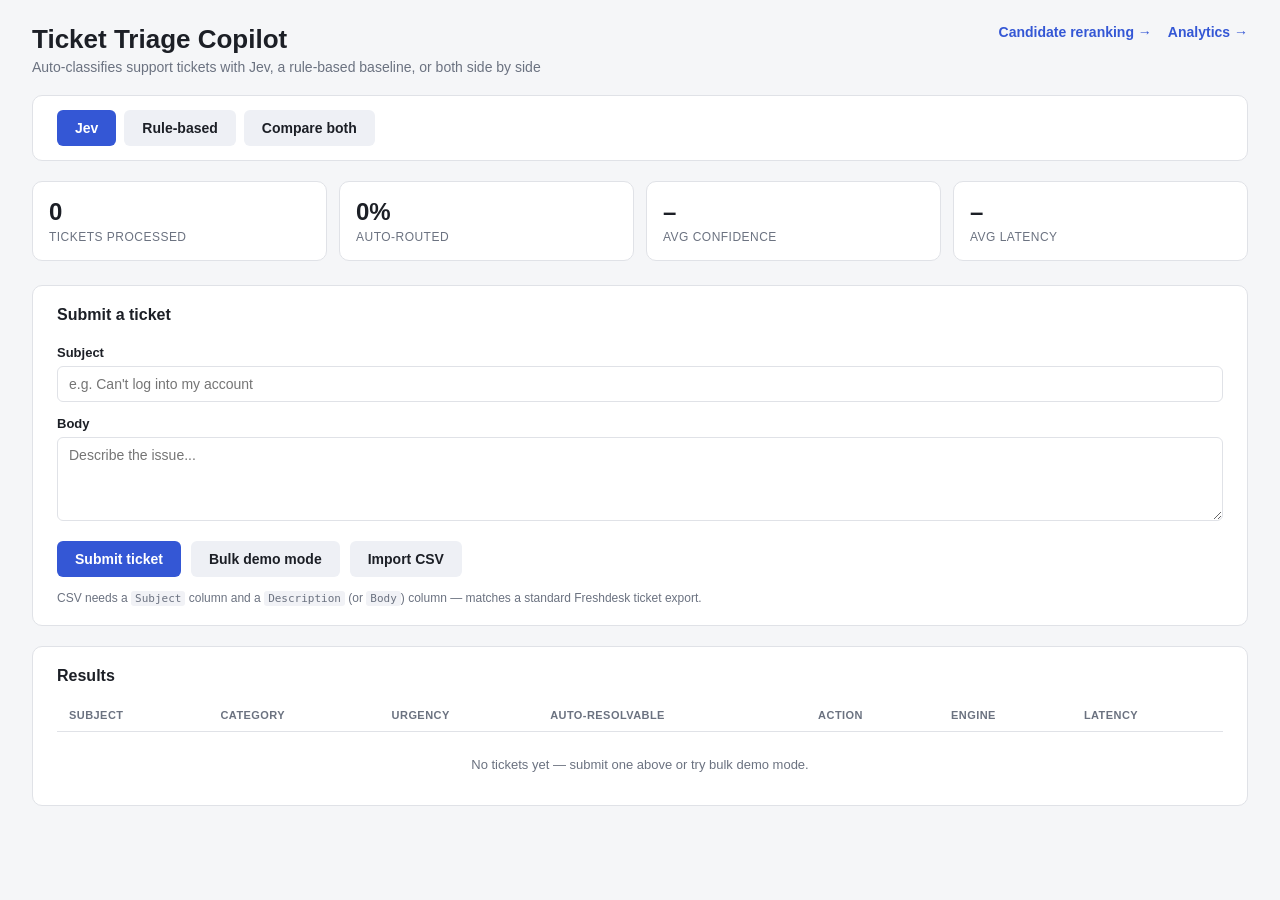
<file: src/main/resources/static/index.html>
<!DOCTYPE html>
<html lang="en">
<head>
<meta charset="UTF-8" />
<meta name="viewport" content="width=device-width, initial-scale=1.0" />
<title>Ticket Triage Copilot</title>
<link rel="stylesheet" href="styles.css" />
</head>
<body>
<header>
  <div class="header-row">
    <div>
      <h1>Ticket Triage Copilot</h1>
      <p class="subtitle">Auto-classifies support tickets with Jev, a rule-based baseline, or both side by side</p>
    </div>
    <nav class="top-nav">
      <a href="candidate-ranking.html">Candidate reranking &rarr;</a>
      <a href="analytics.html">Analytics &rarr;</a>
    </nav>
  </div>
</header>

<section class="panel engine-panel">
  <h2>Engine</h2>
  <div class="engine-toggle" id="engineToggle">
    <button type="button" class="engine-btn active" data-engine="jev">Jev</button>
    <button type="button" class="engine-btn" data-engine="rule_based">Rule-based</button>
    <button type="button" class="engine-btn" data-engine="compare">Compare both</button>
  </div>
</section>

<section class="stats-bar" id="statsBar" data-mode="single">
  <div class="stat" data-mode="both">
    <span class="stat-value" id="statCount">0</span>
    <span class="stat-label">Tickets processed</span>
  </div>
  <div class="stat" data-mode="both">
    <span class="stat-value" id="statAutoRoute">0%</span>
    <span class="stat-label">Auto-routed</span>
  </div>
  <div class="stat" data-mode="both">
    <span class="stat-value" id="statConfidence">&ndash;</span>
    <span class="stat-label">Avg confidence</span>
  </div>
  <div class="stat" data-mode="single">
    <span class="stat-value" id="statLatency">&ndash;</span>
    <span class="stat-label">Avg latency</span>
  </div>
  <div class="stat" data-mode="compare">
    <span class="stat-value" id="statLatencyJev">&ndash;</span>
    <span class="stat-label">Avg latency (Jev)</span>
  </div>
  <div class="stat" data-mode="compare">
    <span class="stat-value" id="statLatencyRuleBased">&ndash;</span>
    <span class="stat-label">Avg latency (Rule-based)</span>
  </div>
  <div class="stat" data-mode="compare">
    <span class="stat-value" id="statAgreement">&ndash;</span>
    <span class="stat-label">Agreement rate</span>
  </div>
</section>

<section class="panel">
  <h2>Submit a ticket</h2>
  <form id="ticketForm">
    <label for="subject">Subject</label>
    <input id="subject" type="text" required placeholder="e.g. Can't log into my account" />

    <label for="body">Body</label>
    <textarea id="body" required rows="4" placeholder="Describe the issue..."></textarea>

    <div class="form-actions">
      <button type="submit" id="submitBtn">Submit ticket</button>
      <button type="button" id="bulkDemoBtn">Bulk demo mode</button>
      <label class="file-btn" id="importBtn" for="importInput">
        <span id="importBtnLabel">Import CSV</span>
        <input type="file" id="importInput" accept=".csv,text/csv" hidden />
      </label>
    </div>
    <p class="hint">CSV needs a <code>Subject</code> column and a <code>Description</code> (or <code>Body</code>) column &mdash; matches a standard Freshdesk ticket export.</p>
  </form>
</section>

<section class="panel">
  <h2>Results</h2>

  <div class="table-wrap" id="singleResultsWrap">
    <table id="resultsTable">
      <thead>
        <tr>
          <th>Subject</th>
          <th>Category</th>
          <th>Urgency</th>
          <th>Auto-resolvable</th>
          <th>Action</th>
          <th>Engine</th>
          <th>Latency</th>
        </tr>
      </thead>
      <tbody id="resultsBody"></tbody>
    </table>
  </div>

  <div class="table-wrap" id="compareResultsWrap" style="display: none">
    <table id="compareTable">
      <thead>
        <tr>
          <th>Subject</th>
          <th>Category</th>
          <th>Urgency</th>
          <th>Auto-resolvable</th>
          <th>Action</th>
          <th>Latency</th>
        </tr>
      </thead>
      <tbody id="compareBody"></tbody>
    </table>
  </div>

  <p id="emptyState" class="empty-state">No tickets yet &mdash; submit one above or try bulk demo mode.</p>
</section>

<script src="samples.js"></script>
<script src="app.js"></script>
</body>
</html>
</file>
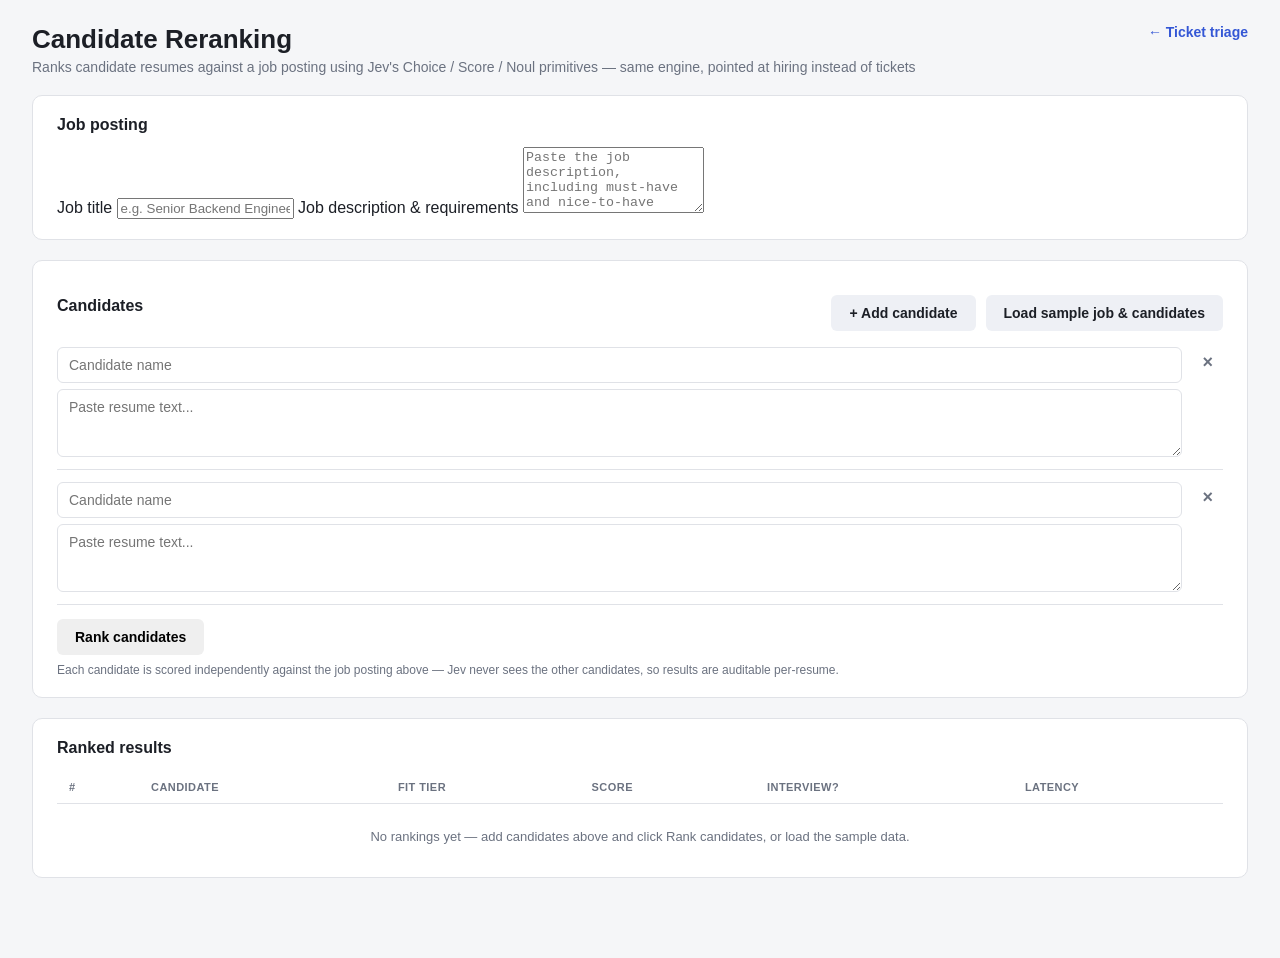
<file: src/main/resources/static/candidate-ranking.html>
<!DOCTYPE html>
<html lang="en">
<head>
<meta charset="UTF-8" />
<meta name="viewport" content="width=device-width, initial-scale=1.0" />
<title>Candidate Reranking — Ticket Triage Copilot</title>
<link rel="stylesheet" href="styles.css" />
<link rel="stylesheet" href="candidate-ranking.css" />
</head>
<body>
<header>
  <div class="header-row">
    <div>
      <h1>Candidate Reranking</h1>
      <p class="subtitle">Ranks candidate resumes against a job posting using Jev's Choice / Score / Noul primitives &mdash; same engine, pointed at hiring instead of tickets</p>
    </div>
    <nav class="top-nav">
      <a href="index.html">&larr; Ticket triage</a>
    </nav>
  </div>
</header>

<section class="panel">
  <h2>Job posting</h2>
  <form id="jobForm">
    <label for="jobTitle">Job title</label>
    <input id="jobTitle" type="text" required placeholder="e.g. Senior Backend Engineer" />

    <label for="jobDescription">Job description &amp; requirements</label>
    <textarea id="jobDescription" required rows="4" placeholder="Paste the job description, including must-have and nice-to-have requirements..."></textarea>
  </form>
</section>

<section class="panel">
  <div class="candidates-header">
    <h2>Candidates</h2>
    <div class="form-actions">
      <button type="button" id="addCandidateBtn">+ Add candidate</button>
      <button type="button" id="loadSampleBtn">Load sample job &amp; candidates</button>
    </div>
  </div>
  <div id="candidateList"></div>

  <div class="form-actions">
    <button type="submit" form="jobForm" id="rankBtn">Rank candidates</button>
  </div>
  <p class="hint">Each candidate is scored independently against the job posting above &mdash; Jev never sees the other candidates, so results are auditable per-resume.</p>
</section>

<section class="panel">
  <h2>Ranked results</h2>
  <div class="table-wrap" id="resultsWrap">
    <table id="resultsTable">
      <thead>
        <tr>
          <th>#</th>
          <th>Candidate</th>
          <th>Fit tier</th>
          <th>Score</th>
          <th>Interview?</th>
          <th>Latency</th>
        </tr>
      </thead>
      <tbody id="resultsBody"></tbody>
    </table>
  </div>
  <p id="emptyState" class="empty-state">No rankings yet &mdash; add candidates above and click Rank candidates, or load the sample data.</p>
</section>

<script src="candidate-samples.js"></script>
<script src="candidate-ranking.js"></script>
</body>
</html>
</file>
<file: src/main/resources/static/styles.css>
:root {
  --bg: #f5f6f8;
  --panel-bg: #ffffff;
  --border: #e0e2e7;
  --text: #1c1f26;
  --muted: #6b7280;
  --accent: #3457d5;
  --green-bg: #e6f6ec;
  --green-border: #34a853;
  --yellow-bg: #fff8e1;
  --yellow-border: #f0ad0e;
  --diff-bg: #fde8e8;
  --diff-border: #e0554f;
}

* {
  box-sizing: border-box;
}

body {
  margin: 0;
  font-family: -apple-system, BlinkMacSystemFont, "Segoe UI", Roboto, sans-serif;
  background: var(--bg);
  color: var(--text);
  padding: 24px 32px 60px;
}

header h1 {
  margin: 0 0 4px;
  font-size: 26px;
}

.subtitle {
  margin: 0 0 20px;
  color: var(--muted);
  font-size: 14px;
}

.header-row {
  display: flex;
  justify-content: space-between;
  align-items: flex-start;
  gap: 16px;
}

.top-nav {
  display: flex;
  gap: 16px;
}

.top-nav a {
  color: var(--accent);
  font-size: 14px;
  font-weight: 600;
  text-decoration: none;
}

.top-nav a:hover {
  text-decoration: underline;
}

.stats-bar {
  display: grid;
  grid-template-columns: repeat(auto-fit, minmax(150px, 1fr));
  gap: 12px;
  margin-bottom: 24px;
}

.stats-bar[data-mode="single"] .stat[data-mode="compare"],
.stats-bar[data-mode="compare"] .stat[data-mode="single"] {
  display: none;
}

.stat {
  background: var(--panel-bg);
  border: 1px solid var(--border);
  border-radius: 10px;
  padding: 16px;
  display: flex;
  flex-direction: column;
  gap: 4px;
}

.stat-value {
  font-size: 24px;
  font-weight: 600;
}

.stat-label {
  font-size: 12px;
  color: var(--muted);
  text-transform: uppercase;
  letter-spacing: 0.04em;
}

.panel {
  background: var(--panel-bg);
  border: 1px solid var(--border);
  border-radius: 10px;
  padding: 20px 24px;
  margin-bottom: 20px;
}

.panel h2 {
  margin-top: 0;
  font-size: 16px;
}

.engine-panel {
  padding: 14px 24px;
}

.engine-panel h2 {
  display: none;
}

.engine-toggle {
  display: flex;
  gap: 8px;
}

.engine-btn {
  background: #eef0f5;
  color: var(--text);
}

.engine-btn.active {
  background: var(--accent);
  color: white;
}

#ticketForm {
  display: flex;
  flex-direction: column;
  gap: 6px;
}

#ticketForm label {
  font-size: 13px;
  font-weight: 600;
  margin-top: 8px;
}

#ticketForm input,
#ticketForm textarea {
  border: 1px solid var(--border);
  border-radius: 6px;
  padding: 9px 11px;
  font-size: 14px;
  font-family: inherit;
  resize: vertical;
}

.form-actions {
  display: flex;
  gap: 10px;
  margin-top: 14px;
}

button {
  border: none;
  border-radius: 6px;
  padding: 10px 18px;
  font-size: 14px;
  font-weight: 600;
  cursor: pointer;
}

#submitBtn {
  background: var(--accent);
  color: white;
}

#submitBtn:disabled,
#bulkDemoBtn:disabled {
  opacity: 0.6;
  cursor: not-allowed;
}

#bulkDemoBtn {
  background: #eef0f5;
  color: var(--text);
}

#ticketForm .file-btn {
  display: inline-flex;
  align-items: center;
  background: #eef0f5;
  color: var(--text);
  border-radius: 6px;
  padding: 10px 18px;
  font-size: 14px;
  font-weight: 600;
  cursor: pointer;
  margin-top: 0;
}

#ticketForm .file-btn:hover {
  background: #e3e6ee;
}

#ticketForm .file-btn.disabled {
  opacity: 0.6;
  cursor: not-allowed;
  pointer-events: none;
}

.hint {
  font-size: 12px;
  color: var(--muted);
  margin: 8px 0 0;
}

.hint code {
  background: #f1f2f6;
  padding: 1px 4px;
  border-radius: 3px;
  font-size: 11px;
}

.table-wrap {
  overflow-x: auto;
}

table {
  width: 100%;
  border-collapse: collapse;
  font-size: 13px;
}

th, td {
  text-align: left;
  padding: 10px 12px;
  border-bottom: 1px solid var(--border);
  white-space: nowrap;
}

td:first-child {
  white-space: normal;
  max-width: 320px;
}

th {
  color: var(--muted);
  font-size: 11px;
  text-transform: uppercase;
  letter-spacing: 0.04em;
}

tr.row-auto {
  background: var(--green-bg);
  border-left: 3px solid var(--green-border);
}

tr.row-review {
  background: var(--yellow-bg);
  border-left: 3px solid var(--yellow-border);
}

.confidence {
  color: var(--muted);
  font-size: 11px;
}

.compare-line {
  white-space: nowrap;
  line-height: 1.7;
}

.engine-tag {
  display: inline-block;
  min-width: 26px;
  font-weight: 700;
  color: var(--muted);
  font-size: 10px;
  text-transform: uppercase;
}

td.diff {
  background: var(--diff-bg);
  border-left: 3px solid var(--diff-border);
}

.has-detail {
  cursor: help;
  text-decoration: underline dotted var(--muted);
  text-underline-offset: 3px;
}

.empty-state {
  color: var(--muted);
  font-size: 13px;
  text-align: center;
  padding: 12px 0 0;
}

.chart {
  margin-top: 8px;
}

.chart-axis-label {
  font-size: 12px;
  fill: var(--text);
}

.chart-value-label {
  font-size: 12px;
  fill: var(--muted);
  font-variant-numeric: tabular-nums;
}

.chart-legend {
  display: flex;
  flex-wrap: wrap;
  gap: 14px;
  margin-bottom: 4px;
}

.legend-item {
  display: inline-flex;
  align-items: center;
  gap: 6px;
  font-size: 12px;
  color: var(--text);
}

.legend-swatch {
  width: 10px;
  height: 10px;
  border-radius: 2px;
  display: inline-block;
}
</file>
<file: src/main/resources/static/candidate-ranking.css>
.candidates-header {
  display: flex;
  justify-content: space-between;
  align-items: center;
  gap: 12px;
  flex-wrap: wrap;
}

.candidates-header h2 {
  margin: 0;
}

.candidate-row {
  display: flex;
  gap: 10px;
  align-items: flex-start;
  padding: 12px 0;
  border-bottom: 1px solid var(--border);
}

.candidate-row:first-child {
  padding-top: 16px;
}

.candidate-row-fields {
  display: flex;
  flex-direction: column;
  gap: 6px;
  flex: 1;
}

.candidate-row input,
.candidate-row textarea {
  border: 1px solid var(--border);
  border-radius: 6px;
  padding: 9px 11px;
  font-size: 14px;
  font-family: inherit;
  resize: vertical;
  width: 100%;
}

.remove-candidate-btn {
  background: transparent;
  color: var(--muted);
  font-size: 18px;
  line-height: 1;
  padding: 6px 10px;
}

.remove-candidate-btn:hover {
  color: var(--diff-border);
}

#addCandidateBtn,
#loadSampleBtn {
  background: #eef0f5;
  color: var(--text);
}

.tier-badge {
  display: inline-block;
  padding: 3px 9px;
  border-radius: 999px;
  font-size: 12px;
  font-weight: 600;
}

.tier-strong_fit {
  background: var(--green-bg);
  color: #1a7a35;
}

.tier-potential_fit {
  background: var(--yellow-bg);
  color: #9a6a00;
}

.tier-not_a_fit {
  background: var(--diff-bg);
  color: #a13a35;
}

tr.row-strong-fit {
  background: var(--green-bg);
  border-left: 3px solid var(--green-border);
}

tr.row-potential-fit {
  background: var(--yellow-bg);
  border-left: 3px solid var(--yellow-border);
}

tr.row-not-a-fit {
  background: var(--diff-bg);
  border-left: 3px solid var(--diff-border);
}

.score-bar-wrap {
  display: flex;
  align-items: center;
  gap: 8px;
  cursor: help;
}

.score-number {
  font-size: 15px;
  font-weight: 700;
  font-variant-numeric: tabular-nums;
  min-width: 24px;
  text-align: right;
}

.score-bar {
  width: 70px;
  height: 8px;
  border-radius: 4px;
  background: #e0e2e7;
  overflow: hidden;
}

.score-bar-fill {
  height: 100%;
  background: var(--accent);
}

.score-label {
  font-size: 12px;
  white-space: nowrap;
}
</file>
